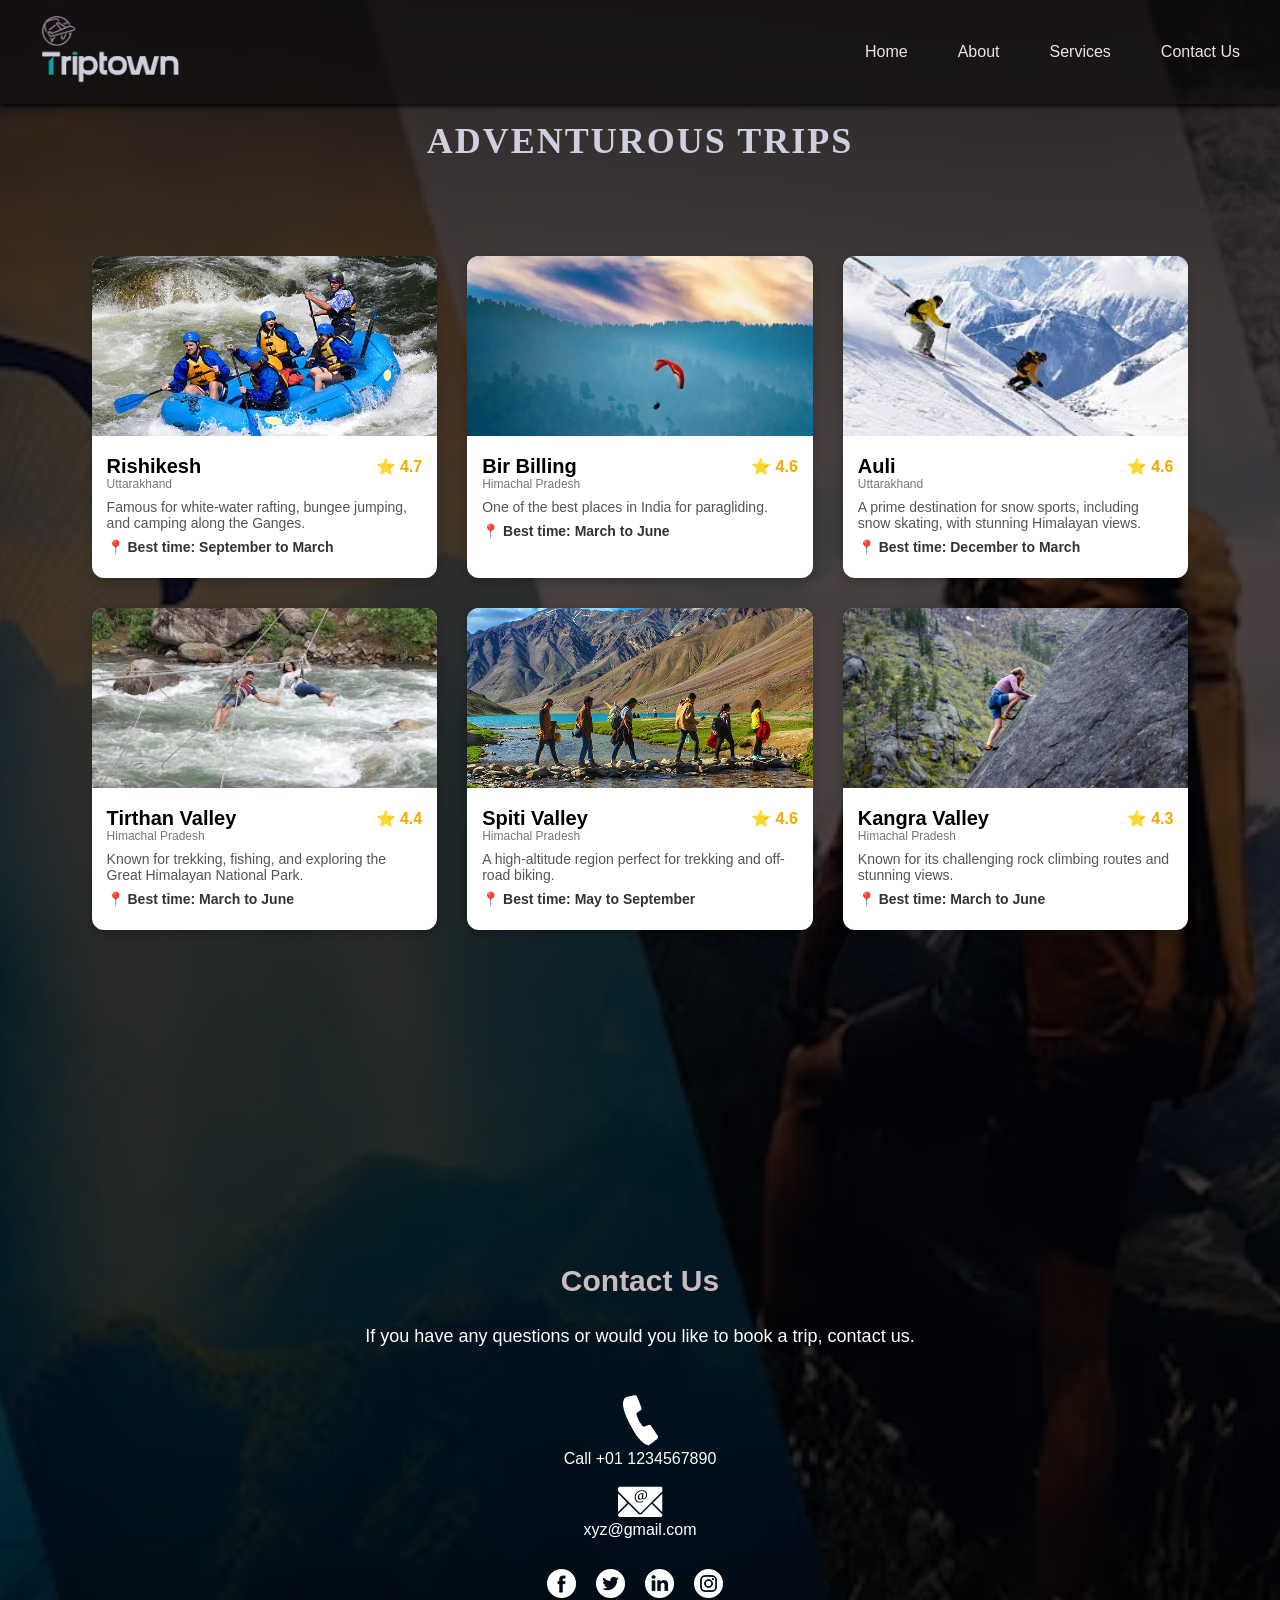
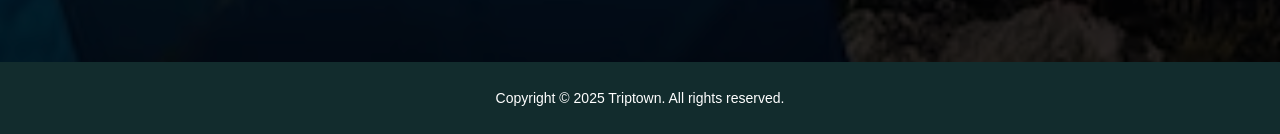
<file: themes/Adventure.html>
<!DOCTYPE html>
<html lang="en">
<head>
    <meta charset="UTF-8">
    <meta name="viewport" content="width=device-width, initial-scale=1.0">
    <title>Adventurous Destinations</title>
    <link rel="stylesheet" href="item.css">
</head>
<body style="background-image: url('images/adventuretrips.avif');">
    <header>
        <div class="header-container">
            <a href="#"><img src="images/logo2.png" alt="Triptown" class="logo"></a>
            <nav class="nav-menu">
                <ul id="menu-list">
                    <li><a href="../index.html">Home</a></li>
                    <li><a href="../index.html#aboutus">About</a></li>
                    <li><a href="../index.html#categories">Services</a></li>
                    <li><a href="#contact">Contact Us</a></li>
                </ul>
            </nav>
            <div class="menu-icon" onclick="toggleMenu()">☰</div>
        </div>
    </header>
    
    <div class="title">Adventurous Trips</div>

    <div class="container">
        <div class="card">
            <a href="https://youtu.be/sxGDwcyO9JY?si=oHu1lENmSpUA253_" target="_blank">
                <img src="images\rafting.webp" alt="Rishikesh">
            </a>
            <div class="content">
                <h2>Rishikesh <span class="rating">⭐ 4.7</span></h2>
                <span class="state">Uttarakhand </span>
                <p>Famous for white-water rafting, bungee jumping, and camping along the Ganges.</p>
                <p class="best-time">📍 Best time: September to March</p>
            </div>
        </div>

        <div class="card">
            <a href="https://youtu.be/DVyXCF3bMIs?si=UAgL_o6UCLFn-57_" target="_blank">
                <img src="images\bir.webp" alt="Bir Billing">
            </a>
            <div class="content">
                <h2>Bir Billing <span class="rating">⭐ 4.6</span></h2>
                <span class="state">Himachal Pradesh</span>
                <p>One of the best places in India for paragliding.</p>
                <p class="best-time">📍 Best time: March to June</p>
            </div>
        </div>

        <div class="card">
            <a href="https://youtu.be/nAb8E6FQTjc?si=_JYqtIzi5TJjPIHA" target="_blank">
                <img src="images\aulisnow.jpeg" alt="Auli">
            </a>
            <div class="content">
                <h2>Auli <span class="rating">⭐ 4.6</span></h2>
                <span class="state">Uttarakhand</span>
                <p>A prime destination for snow sports, including snow skating, with stunning Himalayan views.</p>
                <p class="best-time">📍 Best time: December to March</p>
            </div>
        </div>

        <div class="card">
            <a href="https://youtu.be/pkbwkyC_qA0?si=f3VlRQMxjxRxgBrm" target="_blank">
                <img src="images\tirthan2.jpeg" alt="Tirthan Valley">
            </a>
            <div class="content">
                <h2>Tirthan Valley<span class="rating">⭐ 4.4</span></h2>
                <span class="state">Himachal Pradesh </span>
                <p>Known for trekking, fishing, and exploring the Great Himalayan National Park.</p>
                <p class="best-time">📍 Best time: March to June</p>
            </div>
        </div>

        <div class="card">
            <a href="https://youtu.be/pR9Qx3Rt2Ds?si=Vc0cI7HQRt1mJrzY" target="_blank">
                <img src="images\spitivalley.jpg" alt="Spiti Valley">
            </a>
            <div class="content">
                <h2>Spiti Valley <span class="rating">⭐ 4.6</span></h2>
                <span class="state">Himachal Pradesh</span>
                <p>A high-altitude region perfect for trekking and off-road biking.</p>
                <p class="best-time">📍 Best time: May to September</p>
            </div>
        </div>
       
        <div class="card">
            <a href="https://youtu.be/9UDHNXULCMs?si=ABlmuMPyfD9-TrMy" target="_blank">
                <img src="images\kangravalley.jpeg" alt="Kangra Valley">
            </a>
            <div class="content">
                <h2>Kangra Valley <span class="rating">⭐ 4.3</span></h2>
                <span class="state">Himachal Pradesh</span>
                <p>Known for its challenging rock climbing routes and stunning views.</p>
                <p class="best-time">📍 Best time: March to June</p>
            </div>
        </div>
    </div>

    <section id="contact">
        <h1>Contact Us</h1>
        <p>If you have any questions or would you like to book a trip, contact us.</p>
        <div class="location_main">
            <div class="call_text"><img src="images/call-icon.png" alt="Call Icon"></div>
            <div class="call_text"><a href="#">Call +01 1234567890</a></div>
            <br>
            <div class="call_text"><img src="images/mail-icon.png" alt="Mail Icon"></div>
            <div class="call_text"><a href="mailto:xyz@gmail.com">xyz@gmail.com</a></div>
        </div>
    
        <div class="social_icon">
            <ul>
                <li><a href="https://www.facebook.com/" target="_blank"><img src="images/fb-icon.png"></a></li>
               <li><a href="https://x.com/" target="_blank"><img src="images/twitter-icon.png"></a></li>
               <li><a href="https://www.linkedin.com/" target="_blank"><img src="images/linkedin-icon.png"></a></li>
               <li><a href="https://www.instagram.com/" target="_blank"><img src="images/instagram-icon.png"></a></li>
            </ul>
        </div>
    </section>

    <div class="copyright_section">
        <p>Copyright © 2025 Triptown. All rights reserved.</p>
    </div>
    <script>
        function toggleMenu() {
            document.getElementById("menu-list").classList.toggle("show");
        }
    </script>
</body>
</html>
</file>
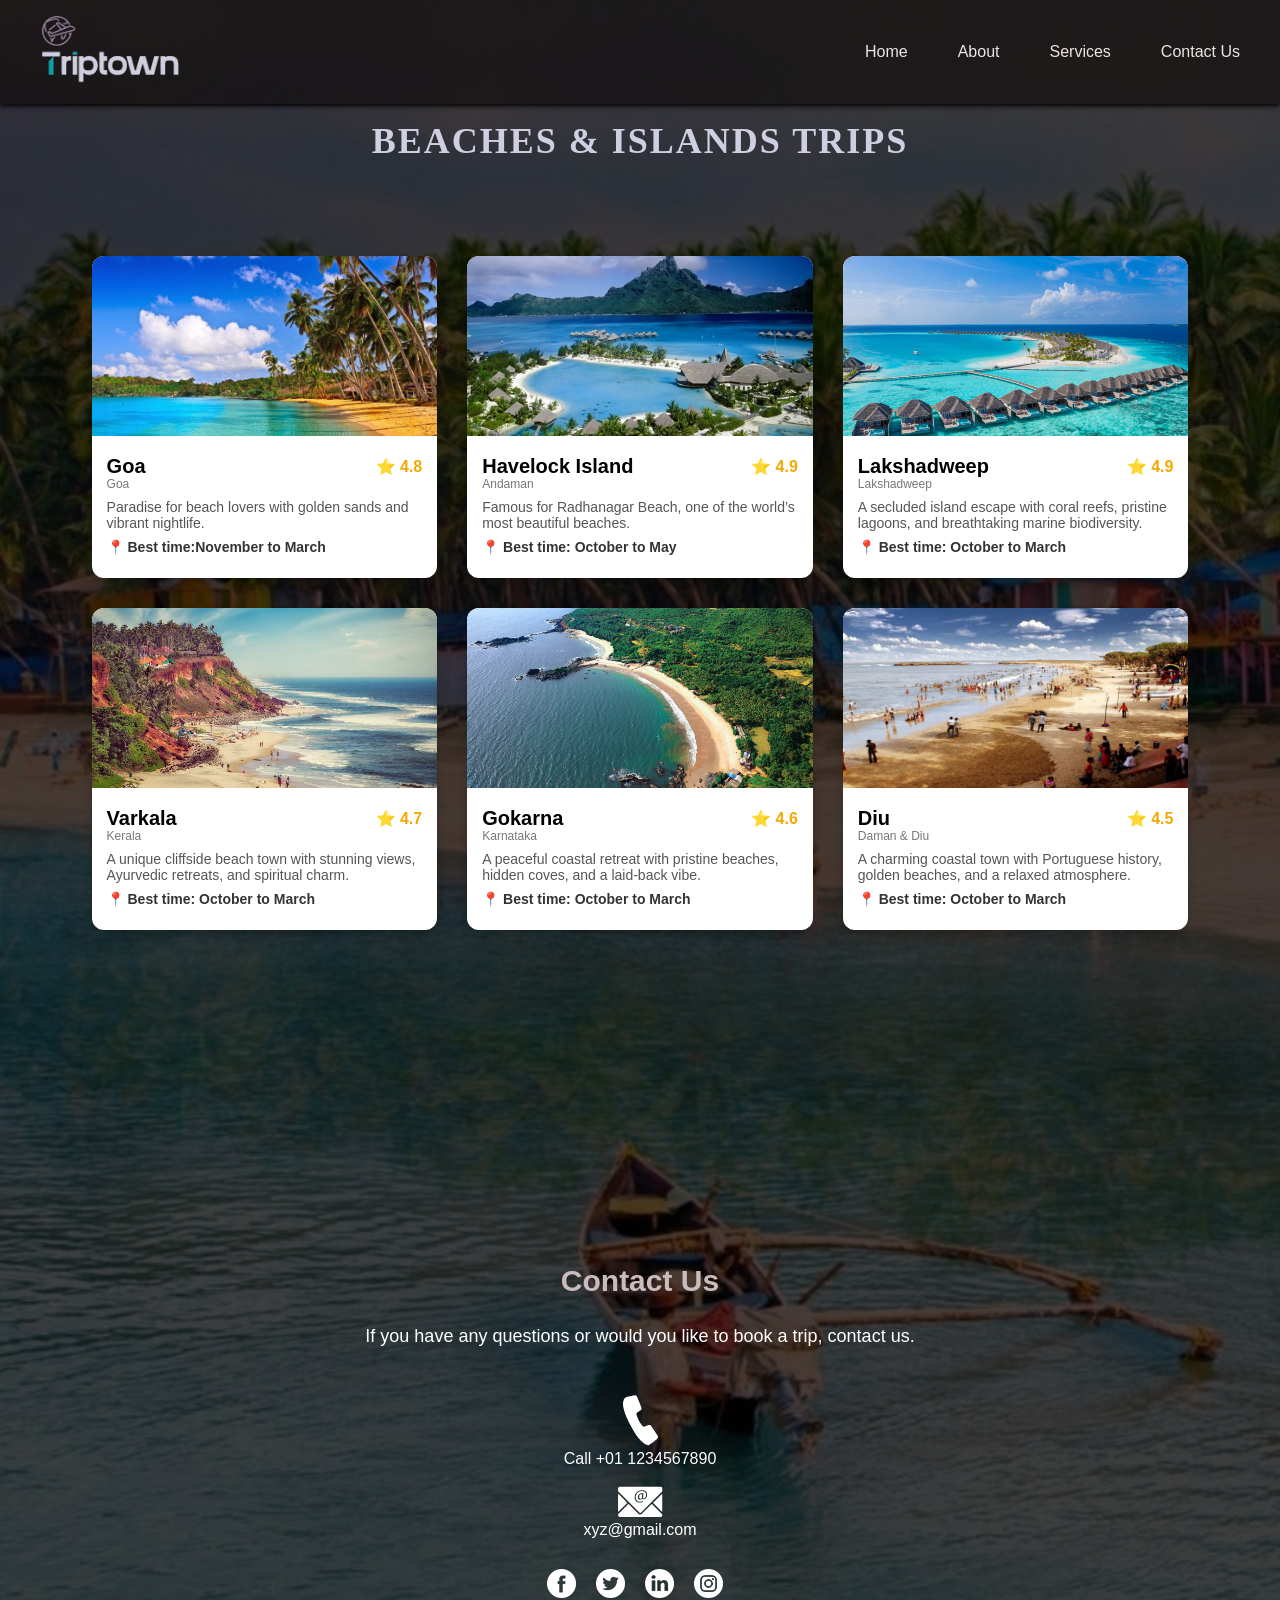
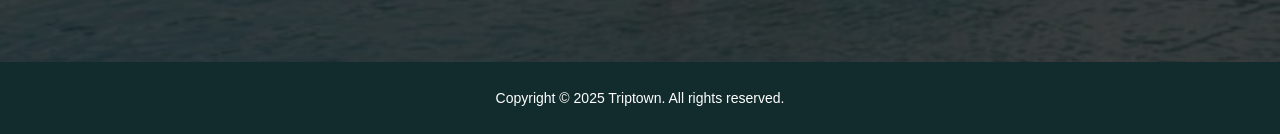
<file: themes/Beaches.html>
<!DOCTYPE html>
<html lang="en">
<head>
    <meta charset="UTF-8">
    <meta name="viewport" content="width=device-width, initial-scale=1.0">
    <title>Beaches & Islands</title>
    <link rel="stylesheet" href="item.css">
</head>
<body style="background-image: url('images/beachv.jpg');">
    <header>
        <div class="header-container">
            <a href="index.html"><img src="images/logo2.png" alt="Triptown" class="logo"></a>
            <nav class="nav-menu">
                <ul id="menu-list">
                    <li><a href="../index.html">Home</a></li>
                    <li><a href="../index.html#aboutus">About</a></li>
                    <li><a href="../index.html#categories">Services</a></li>
                    <li><a href="#contact">Contact Us</a></li>
                </ul>
            </nav>
            <div class="menu-icon" onclick="toggleMenu()">☰</div>
        </div>
    </header>
    
    
    <div class="title">Beaches & Islands Trips</div>

    <div class="container">
        <div class="card">
            <a href="https://youtu.be/82bPwndF-J0?si=xwCiSdIX_ES6j5Wk" target="_blank">
                <img src="images/goa.webp" alt="Goa">
            </a>
            <div class="content">
                <h2>Goa <span class="rating">⭐ 4.8</span></h2>
                <span class="state">Goa</span>
                <p>Paradise for beach lovers with golden sands and vibrant nightlife.</p>
                <p class="best-time">📍 Best time:November to March</p>
            </div>
        </div>

        <div class="card">
            <a href="https://youtu.be/y8kq9Sq-jtM?si=dDW01TlJ2g1B9Zu_" target="_blank">
                <img src="images/havelock.jpg" alt="Munnar">
            </a>
            <div class="content">
                <h2>Havelock Island <span class="rating">⭐ 4.9</span></h2>
                <span class="state">Andaman </span>
                <p>Famous for Radhanagar Beach, one of the world’s most beautiful beaches.</p>
                <p class="best-time">📍 Best time: October to May</p>
            </div>
        </div>

        <div class="card">
            <a href="https://youtu.be/4LS_lpquj-I?si=CeC-mqs104irRSdc" target="_blank">
                <img src="images/Lakshadweep.webp" alt="lakshadweep">
            </a>
            <div class="content">
                <h2>Lakshadweep  <span class="rating">⭐ 4.9</span></h2>
                <span class="state">Lakshadweep </span>
                <p>A secluded island escape with coral reefs, pristine lagoons, and breathtaking marine biodiversity.</p>
                <p class="best-time">📍 Best time: October to March</p>
            </div>
        </div>

        <div class="card">
            <a href="https://youtu.be/MU9WZ-V7vYs?si=BcuWTQkyqDIZnWdg" target="_blank">
                <img src="images/Varkala.jpeg" alt="Varkala">
            </a>
            <div class="content">
                <h2>Varkala <span class="rating">⭐ 4.7</span></h2>
                <span class="state">Kerala</span>
                <p>A unique cliffside beach town with stunning views, Ayurvedic retreats, and spiritual charm.</p>
                <p class="best-time">📍 Best time: October to March</p>
            </div>
        </div>
        <div class="card">
            <a href="https://youtu.be/H9zi3UDBUvI?si=_vGQUrIKwqhYLzpM" target="_blank">
                <img src="images/Gokarna.jpeg" alt="gokarna">
            </a>
            <div class="content">
                <h2>Gokarna <span class="rating">⭐ 4.6</span></h2>
                <span class="state">Karnataka </span>
                <p>A peaceful coastal retreat with pristine beaches, hidden coves, and a laid-back vibe.</p>
                <p class="best-time">📍 Best time: October to March</p>
            </div>
        </div>

        <div class="card">
            <a href="https://youtu.be/XsKcuG87qrk?si=YntoWlYj_qPSLoRf" target="_blank">
                <img src="images/diu.jpg" alt="diu">
            </a>
            <div class="content">
                <h2>Diu <span class="rating">⭐ 4.5</span></h2>
                <span class="state">Daman & Diu</span>
                <p>A charming coastal town with Portuguese history, golden beaches, and a relaxed atmosphere.</p>
                <p class="best-time">📍 Best time: October to March</p>
            </div>
        </div>
    </div>
    <section id="contact">
        <h1>Contact Us</h1>
        <p>If you have any questions or would you like to book a trip, contact us.</p>
        <div class="location_main">
            <div class="call_text"><img src="images/call-icon.png" alt="Call Icon"></div>
            <div class="call_text"><a href="#">Call +01 1234567890</a></div>
            <br>
            <div class="call_text"><img src="images/mail-icon.png" alt="Mail Icon"></div>
            <div class="call_text"><a href="mailto:xyz@gmail.com">xyz@gmail.com</a></div>
        </div>
    
        <div class="social_icon">
            <ul>
                <li><a href="https://www.facebook.com/" target="_blank"><img src="images/fb-icon.png"></a></li>
               <li><a href="https://x.com/" target="_blank"><img src="images/twitter-icon.png"></a></li>
               <li><a href="https://www.linkedin.com/" target="_blank"><img src="images/linkedin-icon.png"></a></li>
               <li><a href="https://www.instagram.com/" target="_blank"><img src="images/instagram-icon.png"></a></li>
            </ul>
        </div>
    </section>
    <div class="copyright_section">
        <p>Copyright © 2025 Triptown. All rights reserved.</p>
    </div>
    
    <script>
        function toggleMenu() {
            document.getElementById("menu-list").classList.toggle("show");
        }
    </script>
    
</body>
</html>
</file>
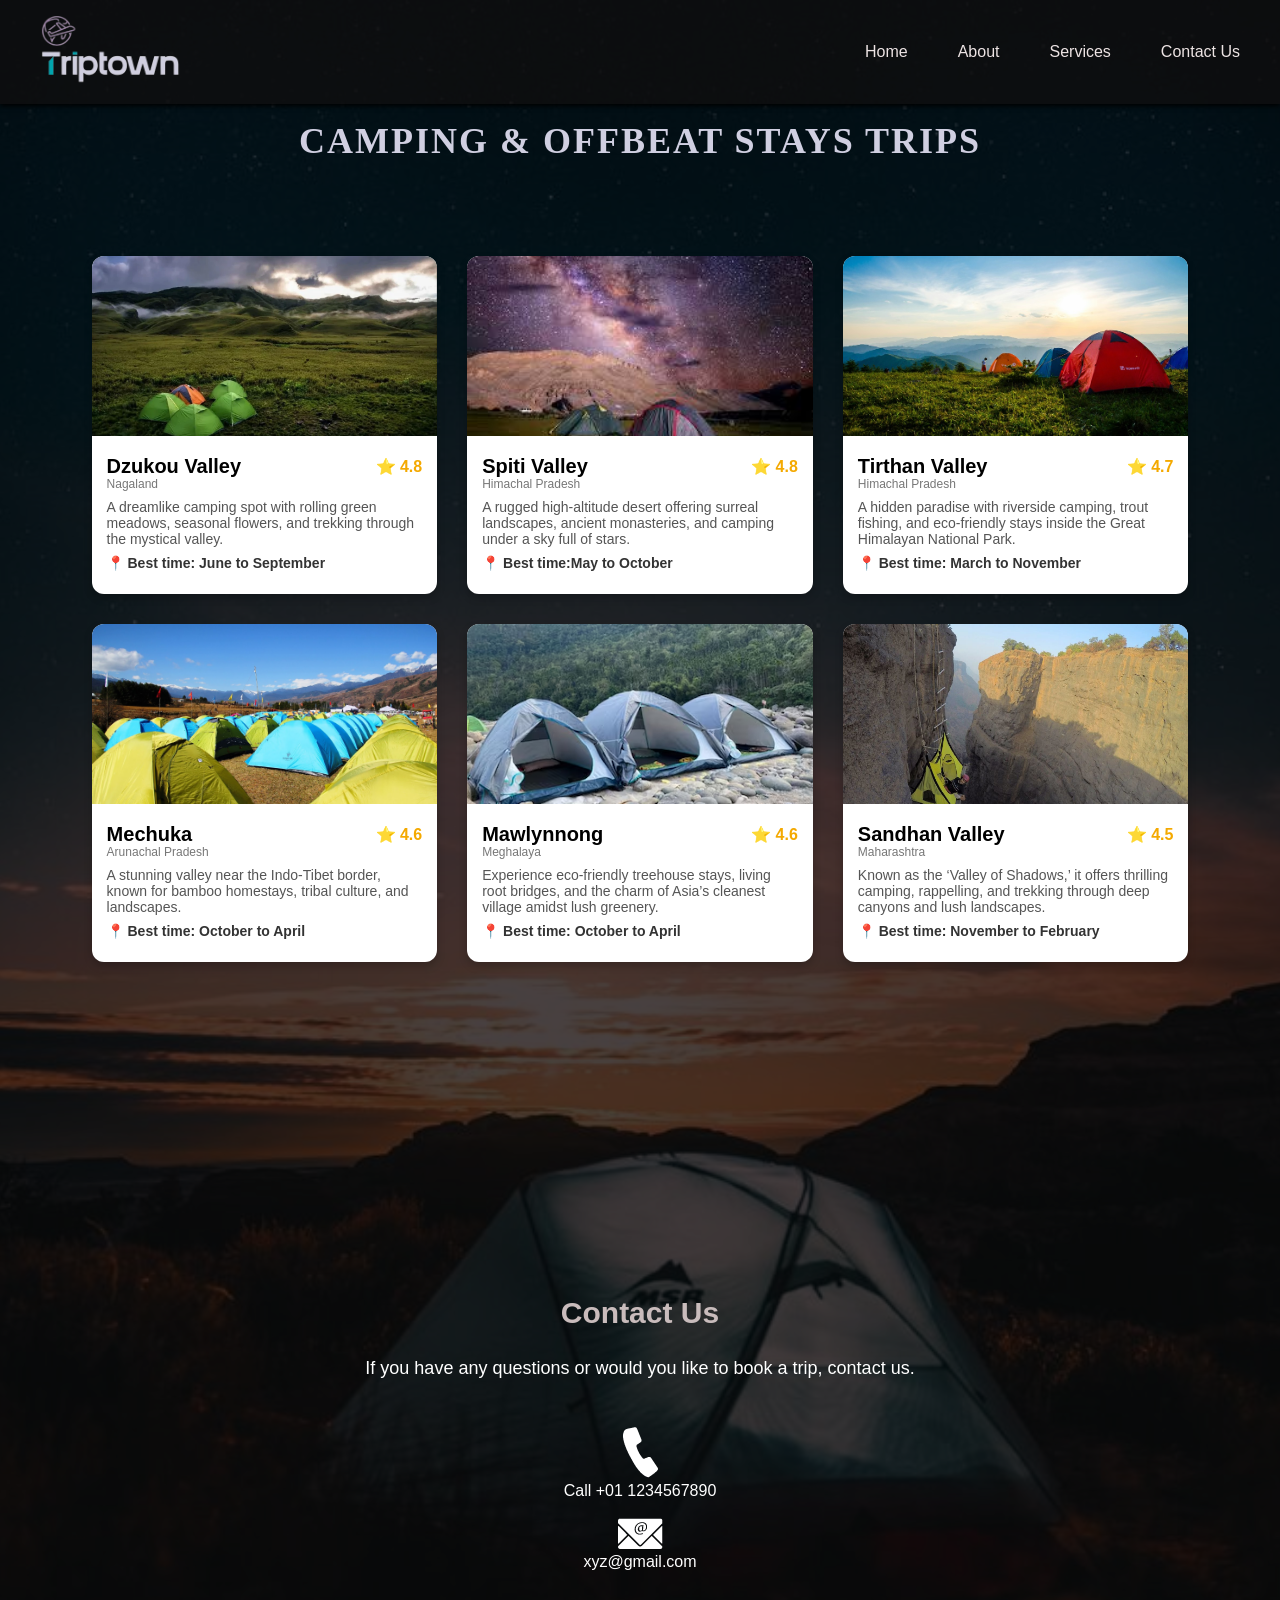
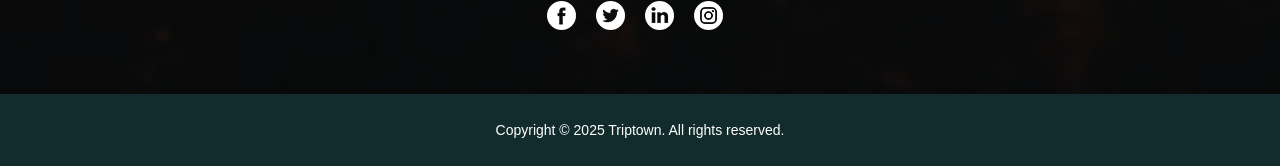
<file: themes/camp.html>
<!DOCTYPE html>
<html lang="en">
<head>
    <meta charset="UTF-8">
    <meta name="viewport" content="width=device-width, initial-scale=1.0">
    <title>Camping & Offbeat Stays</title>
    <link rel="stylesheet" href="item.css">
</head>
<body style="background-image: url('images/campport.jpg');">
    <header>
        <div class="header-container">
            <a href="index.html"><img src="images/logo2.png" alt="Triptown" class="logo"></a>
            <nav class="nav-menu">
                <ul id="menu-list">
                    <li><a href="../index.html">Home</a></li>
                    <li><a href="../index.html#aboutus">About</a></li>
                    <li><a href="../index.html#categories">Services</a></li>
                    <li><a href="#contact">Contact Us</a></li>
                </ul>
            </nav>
            <div class="menu-icon" onclick="toggleMenu()">☰</div>
        </div>
    </header>
    
    
    <div class="title">Camping & Offbeat Stays Trips</div>

    <div class="container">
        <div class="card">
            <a href="https://youtu.be/2WkTwPVdrM4?si=YhUkcId-48H7riRv" target="_blank">
                <img src="images/dzukuocamp.webp" alt="Dzukou">
            </a>
            <div class="content">
                <h2>Dzukou Valley <span class="rating">⭐ 4.8</span></h2>
                <span class="state">Nagaland </span>
                <p>A dreamlike camping spot with rolling green meadows, seasonal flowers, and trekking through the mystical valley.</p>
                <p class="best-time">📍 Best time: June to September</p>
            </div>
        </div>
        <div class="card">
            <a href="https://youtu.be/pR4-wT0dsHk?si=TgVTZMZNqEus3_ae" target="_blank">
                <img src="images/spiticamp.jpeg" alt="Spiti">
            </a>
            <div class="content">
                <h2>Spiti Valley <span class="rating">⭐ 4.8</span></h2>
                <span class="state">Himachal Pradesh</span>
                <p>A rugged high-altitude desert offering surreal landscapes, ancient monasteries, and camping under a sky full of stars.        </p>
                <p class="best-time">📍 Best time:May to October</p>
            </div>
        </div>

        <div class="card">
            <a href="https://youtu.be/pkbwkyC_qA0?si=nbcWGX-azVfnkbF1" target="_blank">
                <img src="images/tirthancamp.jpg" alt="Tirthan">
            </a>
            <div class="content">
                <h2>Tirthan Valley <span class="rating">⭐ 4.7</span></h2>
                <span class="state">Himachal Pradesh</span>
                <p>A hidden paradise with riverside camping, trout fishing, and eco-friendly stays inside the Great Himalayan National Park.
                </p>
                <p class="best-time">📍 Best time: March to November</p>
            </div>
        </div>

        <div class="card">
            <a href="https://youtu.be/9wVoJu9PrpQ?si=jGbj3yRBVUl6cT-_" target="_blank">
                <img src="images/Mechukacamp.JPG" alt="Mechuka">
            </a>
            <div class="content">
                <h2>Mechuka  <span class="rating">⭐ 4.6</span></h2>
                <span class="state">Arunachal Pradesh </span>
                <p>A stunning valley near the Indo-Tibet border, known for bamboo homestays, tribal culture, and landscapes.</p>
                <p class="best-time">📍 Best time: October to April</p>
            </div>
        </div>

        
        <div class="card">
            <a href="https://youtu.be/uDEbd8129OM?si=7o_yyH1fE4Gtra9C" target="_blank">
                <img src="images/Mawlynnong.avif" alt="Mawlynnong">
            </a>
            <div class="content">
                <h2>Mawlynnong <span class="rating">⭐ 4.6</span></h2>
                <span class="state">Meghalaya  </span>
                <p> Experience eco-friendly treehouse stays, living root bridges, and the charm of Asia’s cleanest village amidst lush greenery.</p>
                <p class="best-time">📍 Best time: October to April</p>
            </div>
        </div>

        <div class="card">
            <a href="https://youtu.be/U-jsaJI_G9M?si=EliVurUpDx97RwpQ" target="_blank">
                <img src="images/Sandhan Valley.jpeg" alt="Sandhan">
            </a>
            <div class="content">
                <h2>Sandhan Valley <span class="rating">⭐ 4.5</span></h2>
                <span class="state">Maharashtra </span>
                <p>Known as the ‘Valley of Shadows,’ it offers thrilling camping, rappelling, and trekking through deep canyons and lush landscapes.</p>
                <p class="best-time">📍 Best time: November to February</p>
            </div>
        </div>
    </div>
    <section id="contact">
        <h1>Contact Us</h1>
        <p>If you have any questions or would you like to book a trip, contact us.</p>
        <div class="location_main">
            <div class="call_text"><img src="images/call-icon.png" alt="Call Icon"></div>
            <div class="call_text"><a href="#">Call +01 1234567890</a></div>
            <br>
            <div class="call_text"><img src="images/mail-icon.png" alt="Mail Icon"></div>
            <div class="call_text"><a href="mailto:xyz@gmail.com">xyz@gmail.com</a></div>
        </div>
    
        <div class="social_icon">
            <ul>
                <li><a href="https://www.facebook.com/" target="_blank"><img src="images/fb-icon.png"></a></li>
               <li><a href="https://x.com/" target="_blank"><img src="images/twitter-icon.png"></a></li>
               <li><a href="https://www.linkedin.com/" target="_blank"><img src="images/linkedin-icon.png"></a></li>
               <li><a href="https://www.instagram.com/" target="_blank"><img src="images/instagram-icon.png"></a></li>
            </ul>
        </div>
    </section>
    <div class="copyright_section">
        <p>Copyright © 2025 Triptown. All rights reserved.</p>
    </div>
    
    <script>
        function toggleMenu() {
            document.getElementById("menu-list").classList.toggle("show");
        }
    </script>
    
</body>
</html>
</file>
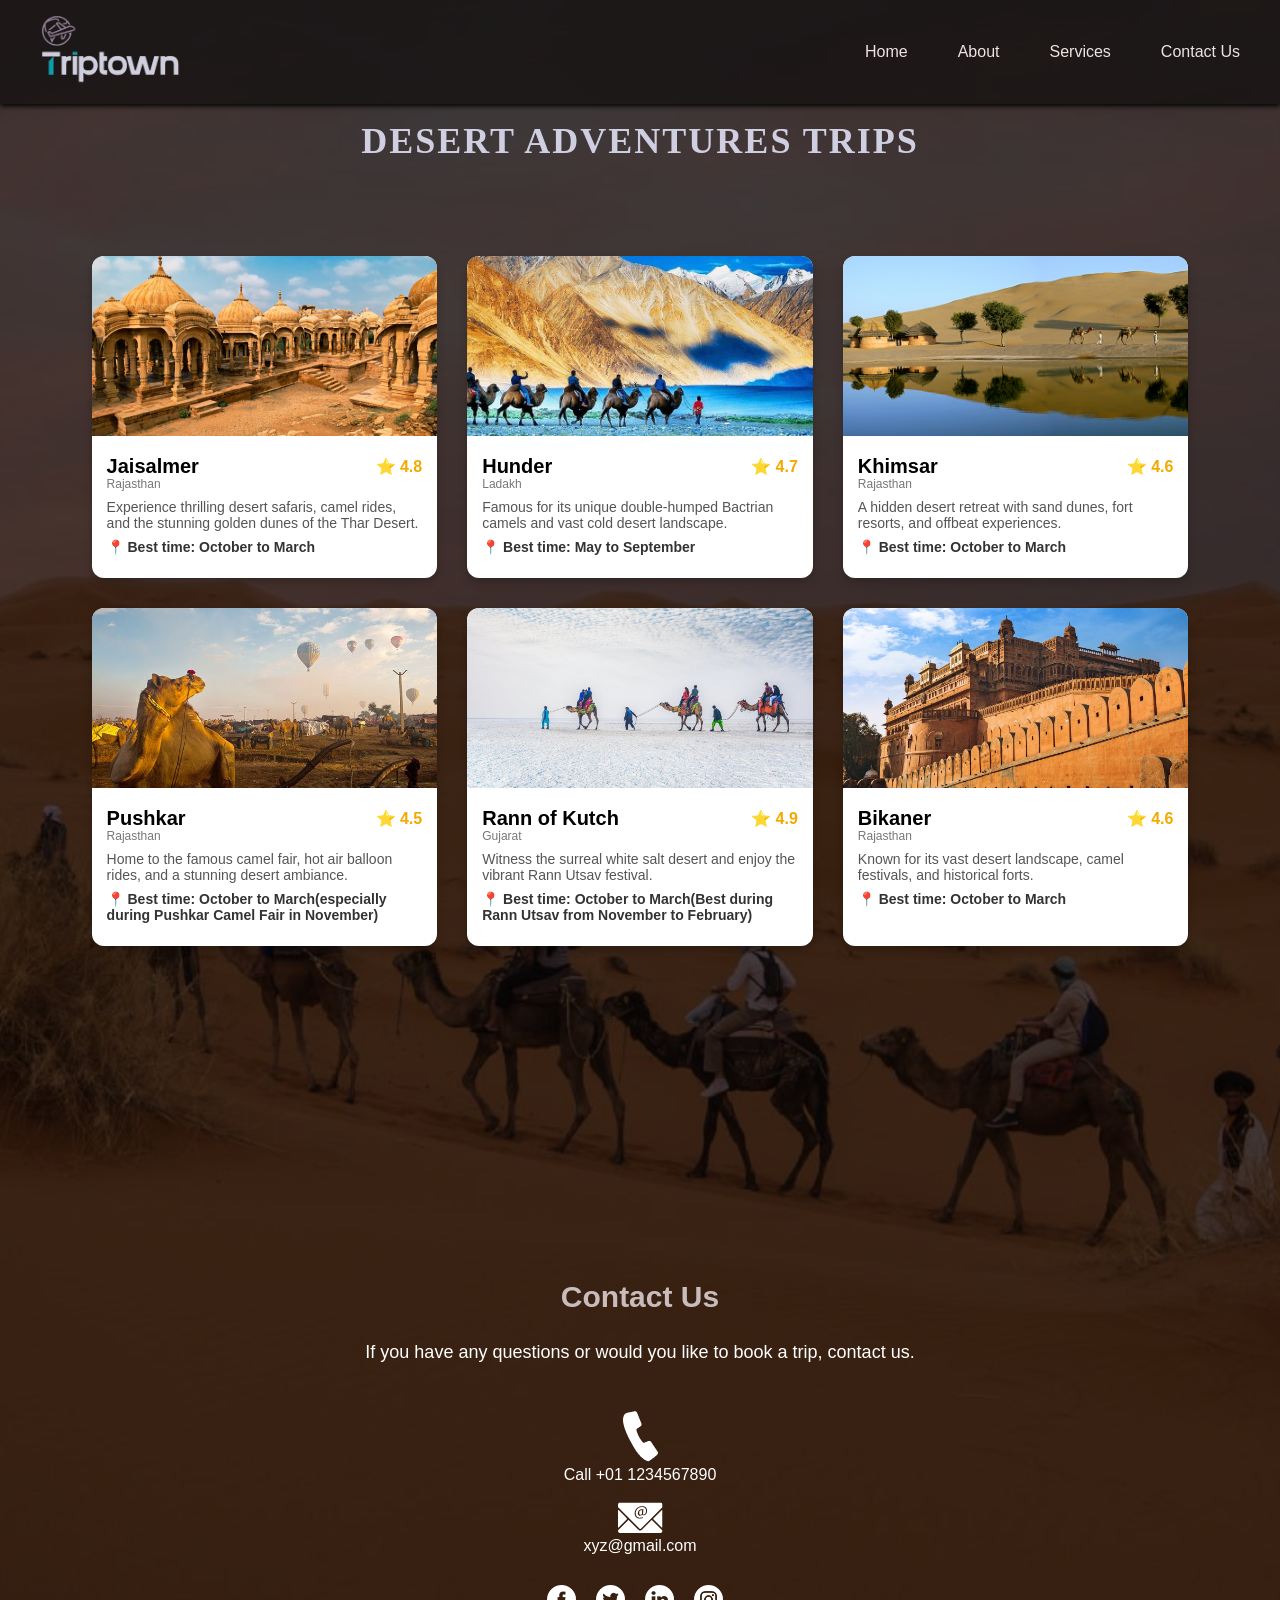
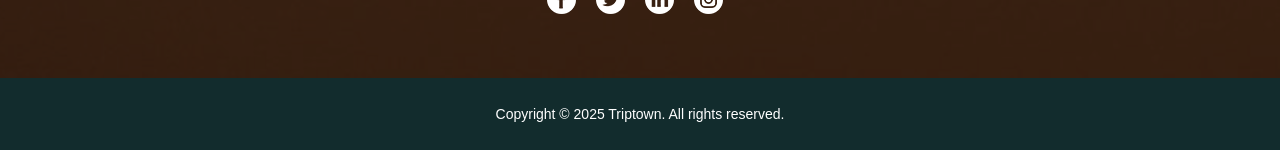
<file: themes/desert.html>
<!DOCTYPE html>
<html lang="en">
<head>
    <meta charset="UTF-8">
    <meta name="viewport" content="width=device-width, initial-scale=1.0">
    <title>Desert Adventures</title>
    <link rel="stylesheet" href="item.css">
</head>
<body style="background-image: url('images/desert.jpg');">
    <header>
        <div class="header-container">
            <a href="index.html"><img src="images/logo2.png" alt="Triptown" class="logo"></a>
            <nav class="nav-menu">
                <ul id="menu-list">
                    <li><a href="../index.html">Home</a></li>
                    <li><a href="../index.html#aboutus">About</a></li>
                    <li><a href="../index.html#categories">Services</a></li>
                    <li><a href="#contact">Contact Us</a></li>
                </ul>
            </nav>
            <div class="menu-icon" onclick="toggleMenu()">☰</div>
        </div>
    </header>
    
    
    <div class="title">Desert Adventures Trips</div>

    <div class="container">
        <div class="card">
            <a href="https://youtu.be/vFapg7KmvKw?si=N_taou-W_doxafr5" target="_blank">
                <img src="images/Jaisalmer.avif" alt="Jaisalmer">
            </a>
            <div class="content">
                <h2>Jaisalmer <span class="rating">⭐ 4.8</span></h2>
                <span class="state">Rajasthan </span>
                <p>Experience thrilling desert safaris, camel rides, and the stunning golden dunes of the Thar Desert.</p>
                <p class="best-time">📍 Best time: October to March</p>
            </div>
        </div>

        <div class="card">
            <a href="https://youtu.be/unHSeTcegrI?si=DfYzDFTtaU3E4y5x" target="_blank">
                <img src="images/Hunder.jpg" alt="hunder">
            </a>
            <div class="content">
                <h2>Hunder <span class="rating">⭐ 4.7</span></h2>
                <span class="state">Ladakh</span>
                <p>Famous for its unique double-humped Bactrian camels and vast cold desert landscape.</p>
                <p class="best-time">📍 Best time: May to September</p>
            </div>
        </div>

        <div class="card">
            <a href="https://youtu.be/o4f0eEsATmk?si=thC4XfDVG5LFBQee" target="_blank">
                <img src="images/Khimsar.jpg" alt="Khimsar">
            </a>
            <div class="content">
                <h2>Khimsar <span class="rating">⭐ 4.6</span></h2>
                <span class="state">Rajasthan </span>
                <p>A hidden desert retreat with sand dunes, fort resorts, and offbeat experiences.</p>
                <p class="best-time">📍 Best time: October to March</p>
            </div>
        </div>

        <div class="card">
            <a href="https://youtu.be/Ithf0-JUBpA?si=3i_4rpKhMzxkNCFO" target="_blank">
                <img src="images/Pushkar.jpg" alt="pushkar">
            </a>
            <div class="content">
                <h2>Pushkar <span class="rating">⭐ 4.5</span></h2>
                <span class="state">Rajasthan </span>
                <p>Home to the famous camel fair, hot air balloon rides, and a stunning desert ambiance.</p>
                <p class="best-time">📍 Best time: October to March(especially during Pushkar Camel Fair in November)</p>
            </div>
        </div>

        <div class="card">
            <a href="https://youtu.be/Ks67dt8Ub98?si=B97-qSWPzDOCU3rE" target="_blank">
                <img src="images/Rann of Kutch.jpg" alt="Manali">
            </a>
            <div class="content">
                <h2>Rann of Kutch <span class="rating">⭐ 4.9</span></h2>
                <span class="state">Gujarat</span>
                <p>Witness the surreal white salt desert and enjoy the vibrant Rann Utsav festival.</p>
                <p class="best-time">📍 Best time: October to March(Best during Rann Utsav from November to February)</p>
            </div>
        </div>

        <div class="card">
            <a href="https://youtu.be/_3zjMTRdSsc?si=mrQhmcY7TtRPBpNy" target="_blank">
                <img src="images/Bikaner.jpeg" alt="Ooty">
            </a>
            <div class="content">
                <h2>Bikaner <span class="rating">⭐ 4.6</span></h2>
                <span class="state">Rajasthan</span>
                <p>Known for its vast desert landscape, camel festivals, and historical forts.</p>
                <p class="best-time">📍 Best time: October to March</p>
            </div>
        </div>
    </div>
    <section id="contact">
        <h1>Contact Us</h1>
        <p>If you have any questions or would you like to book a trip, contact us.</p>
        <div class="location_main">
            <div class="call_text"><img src="images/call-icon.png" alt="Call Icon"></div>
            <div class="call_text"><a href="#">Call +01 1234567890</a></div>
            <br>
            <div class="call_text"><img src="images/mail-icon.png" alt="Mail Icon"></div>
            <div class="call_text"><a href="mailto:xyz@gmail.com">xyz@gmail.com</a></div>
        </div>
    
        <div class="social_icon">
            <ul>
                <li><a href="https://www.facebook.com/" target="_blank"><img src="images/fb-icon.png"></a></li>
               <li><a href="https://x.com/" target="_blank"><img src="images/twitter-icon.png"></a></li>
               <li><a href="https://www.linkedin.com/" target="_blank"><img src="images/linkedin-icon.png"></a></li>
               <li><a href="https://www.instagram.com/" target="_blank"><img src="images/instagram-icon.png"></a></li>
            </ul>
        </div>
    </section>
    <div class="copyright_section">
        <p>Copyright © 2025 Triptown. All rights reserved.</p>
    </div>
    
    <script>
        function toggleMenu() {
            document.getElementById("menu-list").classList.toggle("show");
        }
    </script>
    
</body>
</html>
</file>
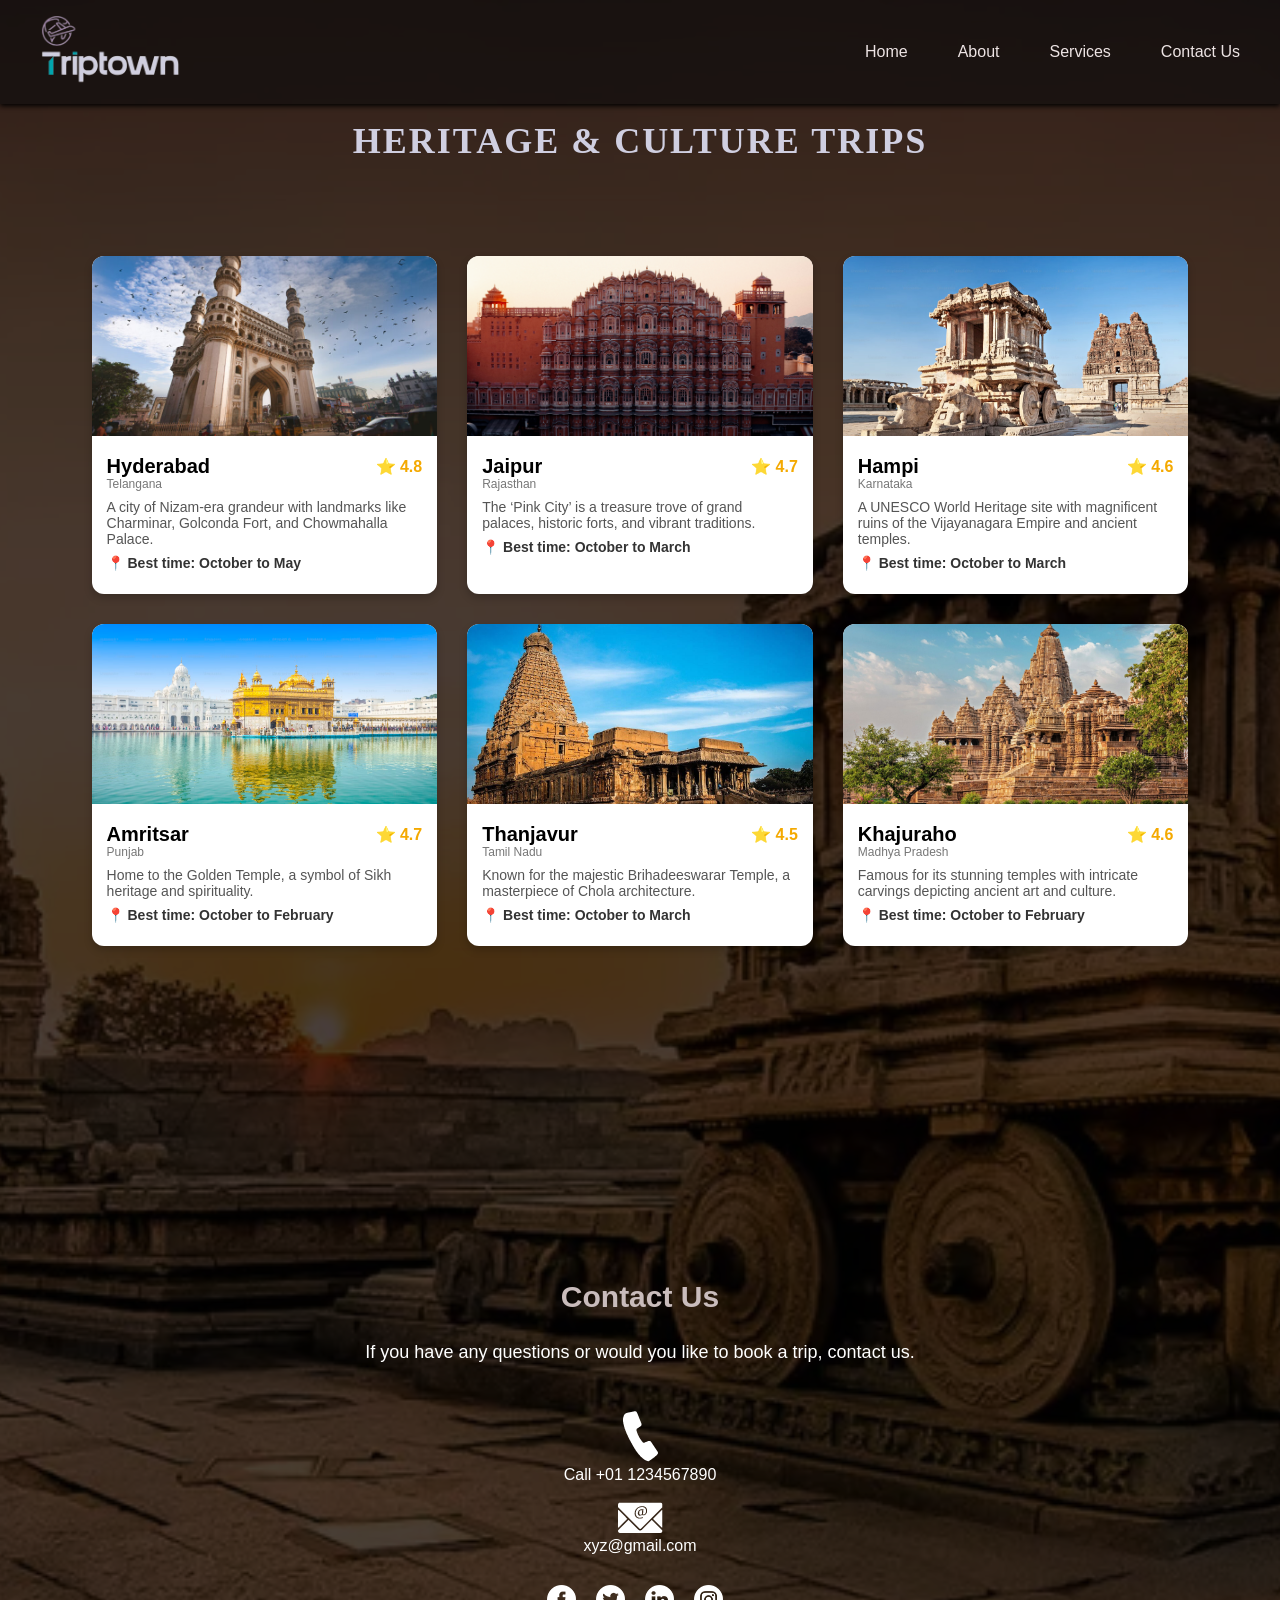
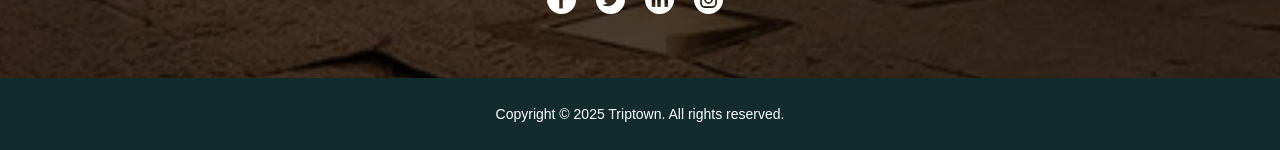
<file: themes/heritage.html>
<!DOCTYPE html>
<html lang="en">
<head>
    <meta charset="UTF-8">
    <meta name="viewport" content="width=device-width, initial-scale=1.0">
    <title>Heritage & Culture</title>
    <link rel="stylesheet" href="item.css">
</head>
<body style="background-image: url('images/heritages.webp');">
    <header>
        <div class="header-container">
            <a href="index.html"><img src="images/logo2.png" alt="Triptown" class="logo"></a>
            <nav class="nav-menu">
                <ul id="menu-list">
                    <li><a href="../index.html">Home</a></li>
                    <li><a href="../index.html#aboutus">About</a></li>
                    <li><a href="../index.html#categories">Services</a></li>
                    <li><a href="#contact">Contact Us</a></li>
                </ul>
            </nav>
            <div class="menu-icon" onclick="toggleMenu()">☰</div>
        </div>
    </header>
    
    
    <div class="title">Heritage & Culture Trips</div>

    <div class="container">
        <div class="card">
            <a href="https://youtu.be/YMAgOH6nkWw?si=65lyd0Ael0oQZc0w" target="_blank">
                <img src="images/charminar.jpg" alt="hyderabad">
            </a>
            <div class="content">
                <h2>Hyderabad <span class="rating">⭐ 4.8</span></h2>
                <span class="state">Telangana</span>
                <p>A city of Nizam-era grandeur with landmarks like Charminar, Golconda Fort, and Chowmahalla Palace.</p>
                <p class="best-time">📍 Best time: October to May</p>
            </div>
        </div>

        <div class="card">
            <a href="https://youtu.be/rdKpptxCCYw?si=ByFjsa9K-sNL70vf" target="_blank">
                <img src="images/jaipur.jpg" alt="Ladakh">
            </a>
            <div class="content">
                <h2>Jaipur<span class="rating">⭐ 4.7</span></h2>
                <span class="state">Rajasthan</span>
                <p>The ‘Pink City’ is a treasure trove of grand palaces, historic forts, and vibrant traditions.</p>
                <p class="best-time">📍 Best time: October to March</p>
            </div>
        </div>

        <div class="card">
            <a href="https://youtu.be/BqzjVRF9ARU?si=hJAEtvvyoF2jW0er" target="_blank">
                <img src="images/hampi.avif" alt="Shimla">
            </a>
            <div class="content">
                <h2>Hampi <span class="rating">⭐ 4.6</span></h2>
                <span class="state">Karnataka </span>
                <p>A UNESCO World Heritage site with magnificent ruins of the Vijayanagara Empire and ancient temples.</p>
                <p class="best-time">📍 Best time: October to March</p>
            </div>
        </div>

        <div class="card">
            <a href="https://youtu.be/m701WKQMeYQ?si=ib7j2epshZK4csOO" target="_blank">
                <img src="images/amristar.avif" alt="Goa">
            </a>
            <div class="content">
                <h2>Amritsar <span class="rating">⭐ 4.7</span></h2>
                <span class="state">Punjab </span>
                <p>Home to the Golden Temple, a symbol of Sikh heritage and spirituality.</p>
                <p class="best-time">📍 Best time: October to February</p>
            </div>
        </div>

        <div class="card">
            <a href="https://youtu.be/rsO02euyRs4?si=y2iwTItU7f09HURH" target="_blank">
                <img src="images/thanjavur.jpg" alt="Manali">
            </a>
            <div class="content">
                <h2>Thanjavur <span class="rating">⭐ 4.5</span></h2>
                <span class="state">Tamil Nadu</span>
                <p>Known for the majestic Brihadeeswarar Temple, a masterpiece of Chola architecture.</p>
                <p class="best-time">📍 Best time: October to March</p>
            </div>
        </div>

        <div class="card">
            <a href="https://youtu.be/elISNX_0Gjk?si=YkhAFKYzn7itFnu_" target="_blank">
                <img src="images/khajuraho.jpg" alt="Ooty">
            </a>
            <div class="content">
                <h2>Khajuraho <span class="rating">⭐ 4.6</span></h2>
                <span class="state">Madhya Pradesh</span>
                <p>Famous for its stunning temples with intricate carvings depicting ancient art and culture.</p>
                <p class="best-time">📍 Best time: October to February</p>
            </div>
        </div>
    </div>
    <section id="contact">
        <h1>Contact Us</h1>
        <p>If you have any questions or would you like to book a trip, contact us.</p>
        <div class="location_main">
            <div class="call_text"><img src="images/call-icon.png" alt="Call Icon"></div>
            <div class="call_text"><a href="#">Call +01 1234567890</a></div>
            <br>
            <div class="call_text"><img src="images/mail-icon.png" alt="Mail Icon"></div>
            <div class="call_text"><a href="mailto:xyz@gmail.com">xyz@gmail.com</a></div>
        </div>
    
        <div class="social_icon">
            <ul>
                <li><a href="https://www.facebook.com/" target="_blank"><img src="images/fb-icon.png"></a></li>
               <li><a href="https://x.com/" target="_blank"><img src="images/twitter-icon.png"></a></li>
               <li><a href="https://www.linkedin.com/" target="_blank"><img src="images/linkedin-icon.png"></a></li>
               <li><a href="https://www.instagram.com/" target="_blank"><img src="images/instagram-icon.png"></a></li>
            </ul>
        </div>
    </section>
    <div class="copyright_section">
        <p>Copyright © 2025 Triptown. All rights reserved.</p>
    </div>
    
    <script>
        function toggleMenu() {
            document.getElementById("menu-list").classList.toggle("show");
        }
    </script>
    
</body>
</html>
</file>
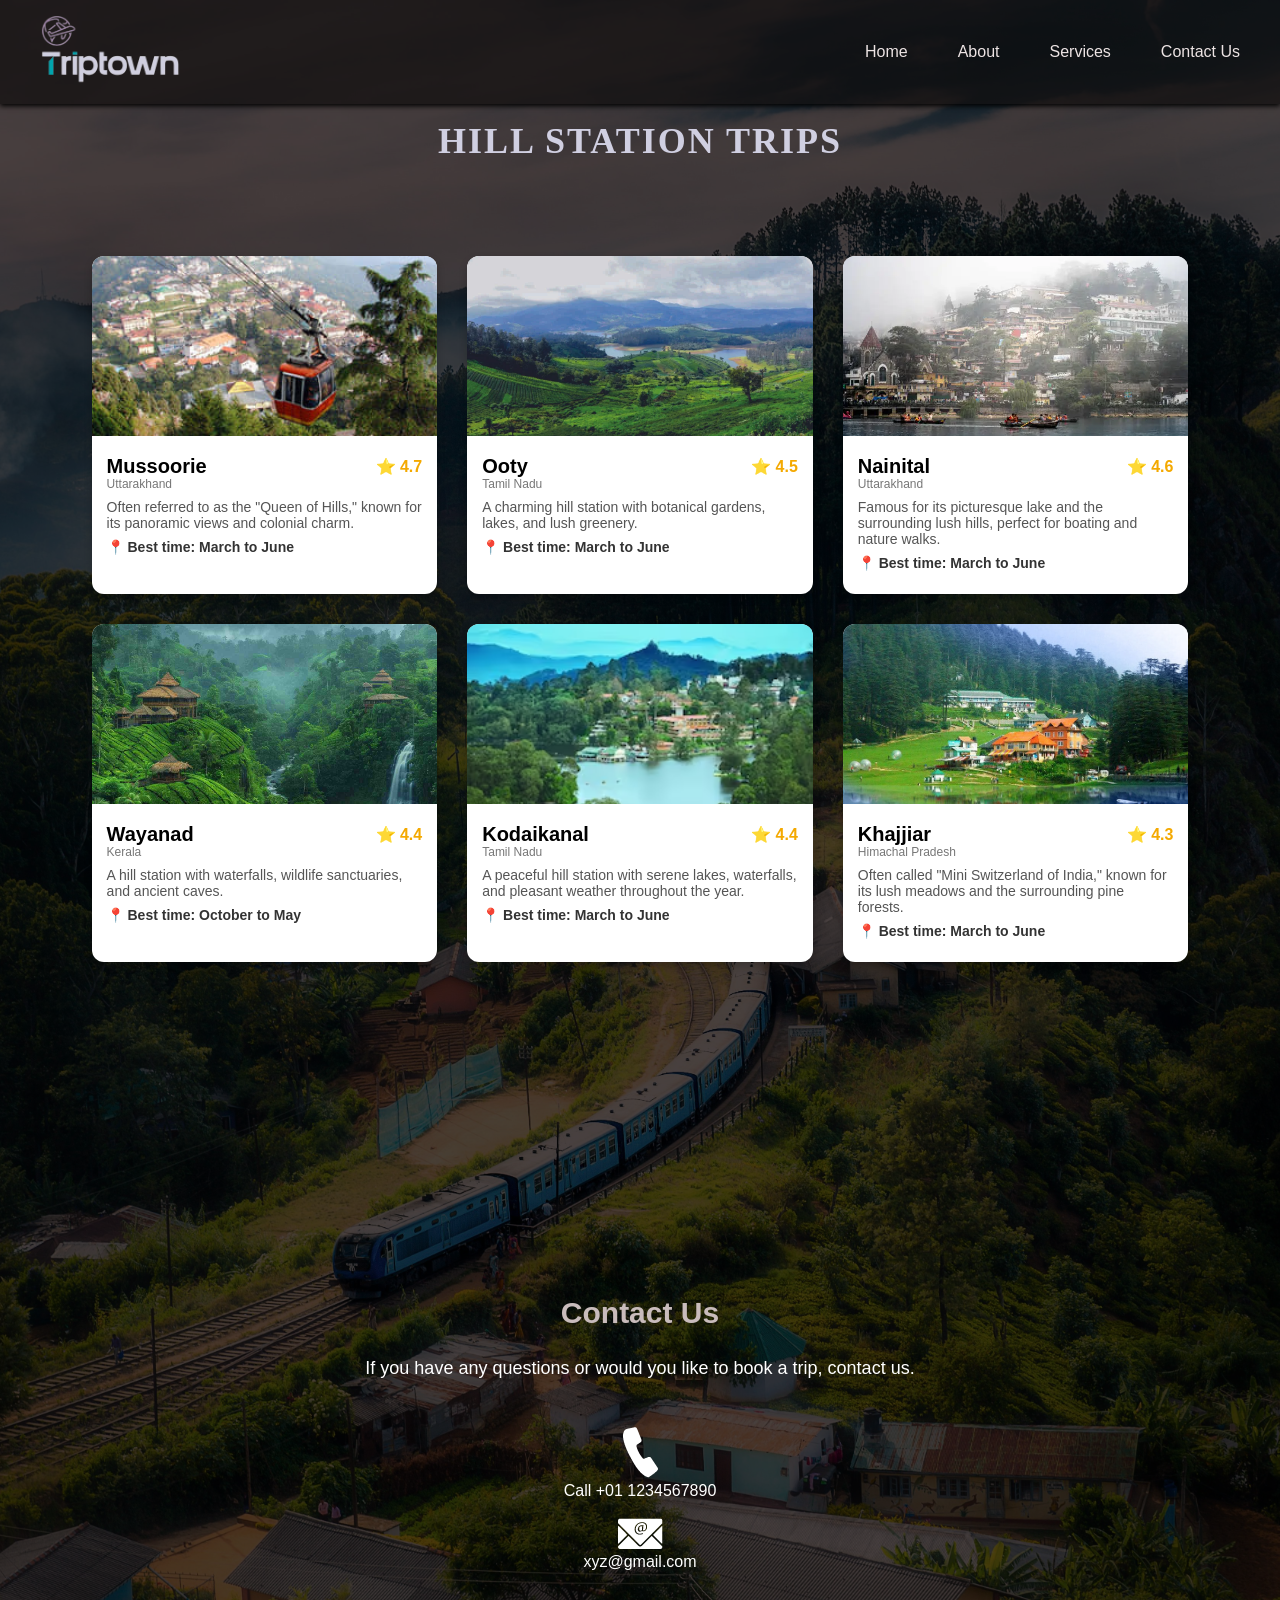
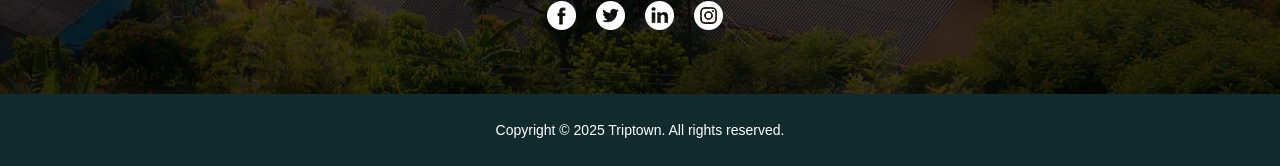
<file: themes/hillstation.html>
<!DOCTYPE html>
<html lang="en">
<head>
    <meta charset="UTF-8">
    <meta name="viewport" content="width=device-width, initial-scale=1.0">
    <title>hillstation Destinations</title>
    <link rel="stylesheet" href="item.css">
</head>
<body style="background-image: url('images/hillstation.jpg');">
    <header>
        <div class="header-container">
            <a href="#"><img src="images/logo2.png" alt="Triptown" class="logo"></a>
            <nav class="nav-menu">
                <ul id="menu-list">
                    <li><a href="../index.html">Home</a></li>
                    <li><a href="../index.html#aboutus">About</a></li>
                    <li><a href="../index.html#categories">Services</a></li>
                    <li><a href="#contact">Contact Us</a></li>
                </ul>
            </nav>
            <div class="menu-icon" onclick="toggleMenu()">☰</div>
        </div>
    </header>
    
    <div class="title">Hill Station Trips</div>

    <div class="container">
        <div class="card">
            <a href="https://youtu.be/QjJA3AEswhk?si=PBmSv_ZaHuyjYhVV" target="_blank">
                <img src="images\mussoorie.jpg" alt="mussoorie">
            </a>
            <div class="content">
                <h2>Mussoorie <span class="rating">⭐ 4.7</span></h2>
                <span class="state">Uttarakhand</span>
                <p>Often referred to as the "Queen of Hills," known for its panoramic views and colonial charm.</p>
                <p class="best-time">📍 Best time: March to June</p>
            </div>
        </div>
        <div class="card">
            <a href="https://youtu.be/-jwnly4NOq0?si=mJuPAEbDjjr50E7N" target="_blank">
                <img src="images\Ootyhill.webp" alt="Kangra Valley">
            </a>
            <div class="content">
                <h2>Ooty<span class="rating">⭐ 4.5</span></h2>
                <span class="state">Tamil Nadu</span>
                <p>A charming hill station with botanical gardens, lakes, and lush greenery.</p>
                <p class="best-time">📍 Best time: March to June</p>
            </div>
        </div>
        <div class="card">
            <a href="https://youtu.be/joyX1OsTs20?si=uE7rZ1dPmVIUU6uf" target="_blank">
                <img src="images\nainital.webp" alt="Spiti Valley">
            </a>
            <div class="content">
                <h2>Nainital<span class="rating">⭐ 4.6</span></h2>
                <span class="state">Uttarakhand </span>
                <p>Famous for its picturesque lake and the surrounding lush hills, perfect for boating and nature walks.</p>
                <p class="best-time">📍 Best time: March to June</p>
            </div>
        </div>
        

        <div class="card">
            <a href="https://youtu.be/l4TelPR_Mzg?si=wZqs59PgmB63aydW" target="_blank">
                <img src="images\Wayanad.jpg" alt="Wayanad">
            </a>
            <div class="content">
                <h2>Wayanad <span class="rating">⭐ 4.4</span></h2>
                <span class="state">Kerala </span>
                <p>A hill station with waterfalls, wildlife sanctuaries, and ancient caves.</p>
                <p class="best-time">📍 Best time: October to May</p>
            </div>
        </div>

        

        <div class="card">
            <a href="https://youtu.be/nH8iRS2DVdg?si=jcUp0pCSr1_qeqBL" target="_blank">
                <img src="images\kodaikanal.avif" alt="Tirthan Valley">
            </a>
            <div class="content">
                <h2>Kodaikanal<span class="rating">⭐ 4.4</span></h2>
                <span class="state">Tamil Nadu </span>
                <p>A peaceful hill station with serene lakes, waterfalls, and pleasant weather throughout the year.</p>
                <p class="best-time">📍 Best time: March to June</p>
            </div>
        </div>
        <div class="card">
            <a href="https://youtu.be/FcTa3jk6LTs?si=dy1amuiO0Rqc2BsZ" target="_blank">
                <img src="images\Khajjiar.jpg" alt="Khajjiar">
            </a>
            <div class="content">
                <h2>Khajjiar <span class="rating">⭐ 4.3</span></h2>
                <span class="state">Himachal Pradesh </span>
                <p>Often called "Mini Switzerland of India," known for its lush meadows and the surrounding pine forests.</p>
                <p class="best-time">📍 Best time: March to June</p>
            </div>
        </div>
    </div>

    <section id="contact">
        <h1>Contact Us</h1>
        <p>If you have any questions or would you like to book a trip, contact us.</p>
        <div class="location_main">
            <div class="call_text"><img src="images/call-icon.png" alt="Call Icon"></div>
            <div class="call_text"><a href="#">Call +01 1234567890</a></div>
            <br>
            <div class="call_text"><img src="images/mail-icon.png" alt="Mail Icon"></div>
            <div class="call_text"><a href="mailto:xyz@gmail.com">xyz@gmail.com</a></div>
        </div>
    
        <div class="social_icon">
            <ul>
                <li><a href="https://www.facebook.com/" target="_blank"><img src="images/fb-icon.png"></a></li>
               <li><a href="https://x.com/" target="_blank"><img src="images/twitter-icon.png"></a></li>
               <li><a href="https://www.linkedin.com/" target="_blank"><img src="images/linkedin-icon.png"></a></li>
               <li><a href="https://www.instagram.com/" target="_blank"><img src="images/instagram-icon.png"></a></li>
            </ul>
        </div>
    </section>

    <div class="copyright_section">
        <p>Copyright © 2025 Triptown. All rights reserved.</p>
    </div>
    <script>
        function toggleMenu() {
            document.getElementById("menu-list").classList.toggle("show");
        }
    </script>
</body>
</html>
</file>
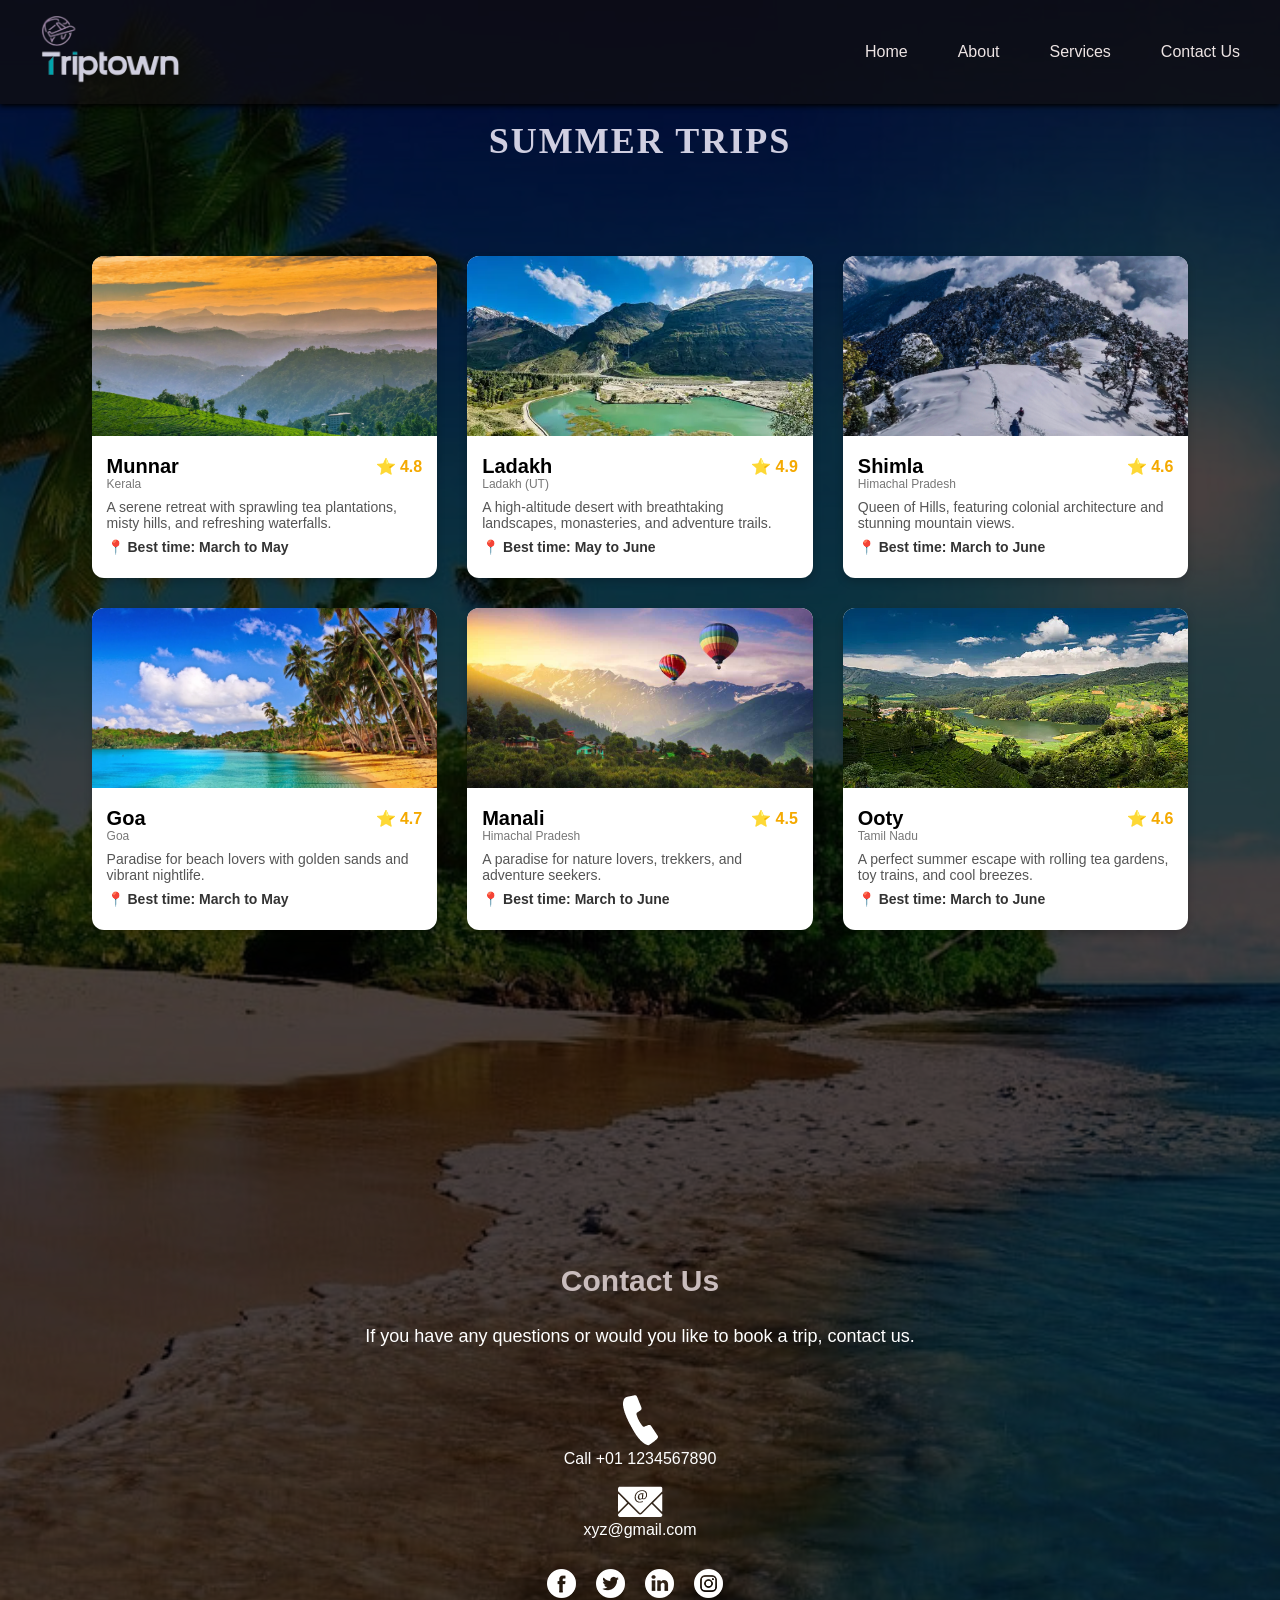
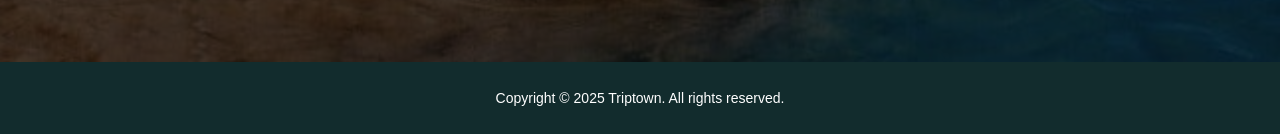
<file: themes/summer.html>
<!DOCTYPE html>
<html lang="en">
<head>
    <meta charset="UTF-8">
    <meta name="viewport" content="width=device-width, initial-scale=1.0">
    <title>Travel Destinations</title>
    <link rel="stylesheet" href="item.css">
</head>
<body style="background-image: url('images/summer.jpg');">
    <header>
        <div class="header-container">
            <a href="index.html"><img src="images/logo2.png" alt="Triptown" class="logo"></a>
            <nav class="nav-menu">
                <ul id="menu-list">
                    <li><a href="../index.html">Home</a></li>
                    <li><a href="../index.html#aboutus">About</a></li>
                    <li><a href="../index.html#categories">Services</a></li>
                    <li><a href="#contact">Contact Us</a></li>
                </ul>
            </nav>
            <div class="menu-icon" onclick="toggleMenu()">☰</div>
        </div>
    </header>
    
    
    <div class="title">Summer Trips</div>

    <div class="container">
        <div class="card">
            <a href="https://youtu.be/vUDx64AgSNU?si=GN3QXjpuUn2pTX8e" target="_blank">
                <img src="images\munnar.webp" alt="Munnar">
            </a>
            <div class="content">
                <h2>Munnar <span class="rating">⭐ 4.8</span></h2>
                <span class="state">Kerala</span>
                <p>A serene retreat with sprawling tea plantations, misty hills, and refreshing waterfalls.</p>
                <p class="best-time">📍 Best time: March to May</p>
            </div>
        </div>

        <div class="card">
            <a href="https://youtu.be/hFh0l7rn-LU?si=GIxr5S_VpzQ2zN-D" target="_blank">
                <img src="images\ladhak.webp" alt="Ladakh">
            </a>
            <div class="content">
                <h2>Ladakh <span class="rating">⭐ 4.9</span></h2>
                <span class="state">Ladakh (UT)</span>
                <p>A high-altitude desert with breathtaking landscapes, monasteries, and adventure trails.</p>
                <p class="best-time">📍 Best time: May to June</p>
            </div>
        </div>

        <div class="card">
            <a href="https://youtu.be/NX92Bre60MI?si=M8B5XdjzjmaNaGP6" target="_blank">
                <img src="images\shimla.jpg" alt="Shimla">
            </a>
            <div class="content">
                <h2>Shimla <span class="rating">⭐ 4.6</span></h2>
                <span class="state">Himachal Pradesh</span>
                <p>Queen of Hills, featuring colonial architecture and stunning mountain views.</p>
                <p class="best-time">📍 Best time: March to June</p>
            </div>
        </div>

        <div class="card">
            <a href="https://youtu.be/x3sIRL-weh4?si=rru_u8lIQ-t8PxSN" target="_blank">
                <img src="images/goa.webp" alt="Goa">
            </a>
            <div class="content">
                <h2>Goa <span class="rating">⭐ 4.7</span></h2>
                <span class="state">Goa</span>
                <p>Paradise for beach lovers with golden sands and vibrant nightlife.</p>
                <p class="best-time">📍 Best time: March to May</p>
            </div>
        </div>

        <div class="card">
            <a href="https://youtu.be/nkwLjnragtw?si=H64JY2wtDhjTGYHN" target="_blank">
                <img src="images/manalii.jpg" alt="Manali">
            </a>
            <div class="content">
                <h2>Manali <span class="rating">⭐ 4.5</span></h2>
                <span class="state">Himachal Pradesh</span>
                <p>A paradise for nature lovers, trekkers, and adventure seekers.</p>
                <p class="best-time">📍 Best time: March to June</p>
            </div>
        </div>

        <div class="card">
            <a href="https://youtu.be/-jwnly4NOq0?si=fmU-iANQxyYAPVyI" target="_blank">
                <img src="images\ooty.webp" alt="Ooty">
            </a>
            <div class="content">
                <h2>Ooty <span class="rating">⭐ 4.6</span></h2>
                <span class="state">Tamil Nadu</span>
                <p>A perfect summer escape with rolling tea gardens, toy trains, and cool breezes.</p>
                <p class="best-time">📍 Best time: March to June</p>
            </div>
        </div>
    </div>
    <section id="contact">
        <h1>Contact Us</h1>
        <p>If you have any questions or would you like to book a trip, contact us.</p>
        <div class="location_main">
            <div class="call_text"><img src="images/call-icon.png" alt="Call Icon"></div>
            <div class="call_text"><a href="#">Call +01 1234567890</a></div>
            <br>
            <div class="call_text"><img src="images/mail-icon.png" alt="Mail Icon"></div>
            <div class="call_text"><a href="mailto:xyz@gmail.com">xyz@gmail.com</a></div>
        </div>
    
        <div class="social_icon">
            <ul>
                <li><a href="https://www.facebook.com/" target="_blank"><img src="images/fb-icon.png"></a></li>
               <li><a href="https://x.com/" target="_blank"><img src="images/twitter-icon.png"></a></li>
               <li><a href="https://www.linkedin.com/" target="_blank"><img src="images/linkedin-icon.png"></a></li>
               <li><a href="https://www.instagram.com/" target="_blank"><img src="images/instagram-icon.png"></a></li>
            </ul>
        </div>
    </section>
    <div class="copyright_section">
        <p>Copyright © 2025 Triptown. All rights reserved.</p>
    </div>
    
    <script>
        function toggleMenu() {
            document.getElementById("menu-list").classList.toggle("show");
        }
    </script>
    
</body>
</html>
</file>
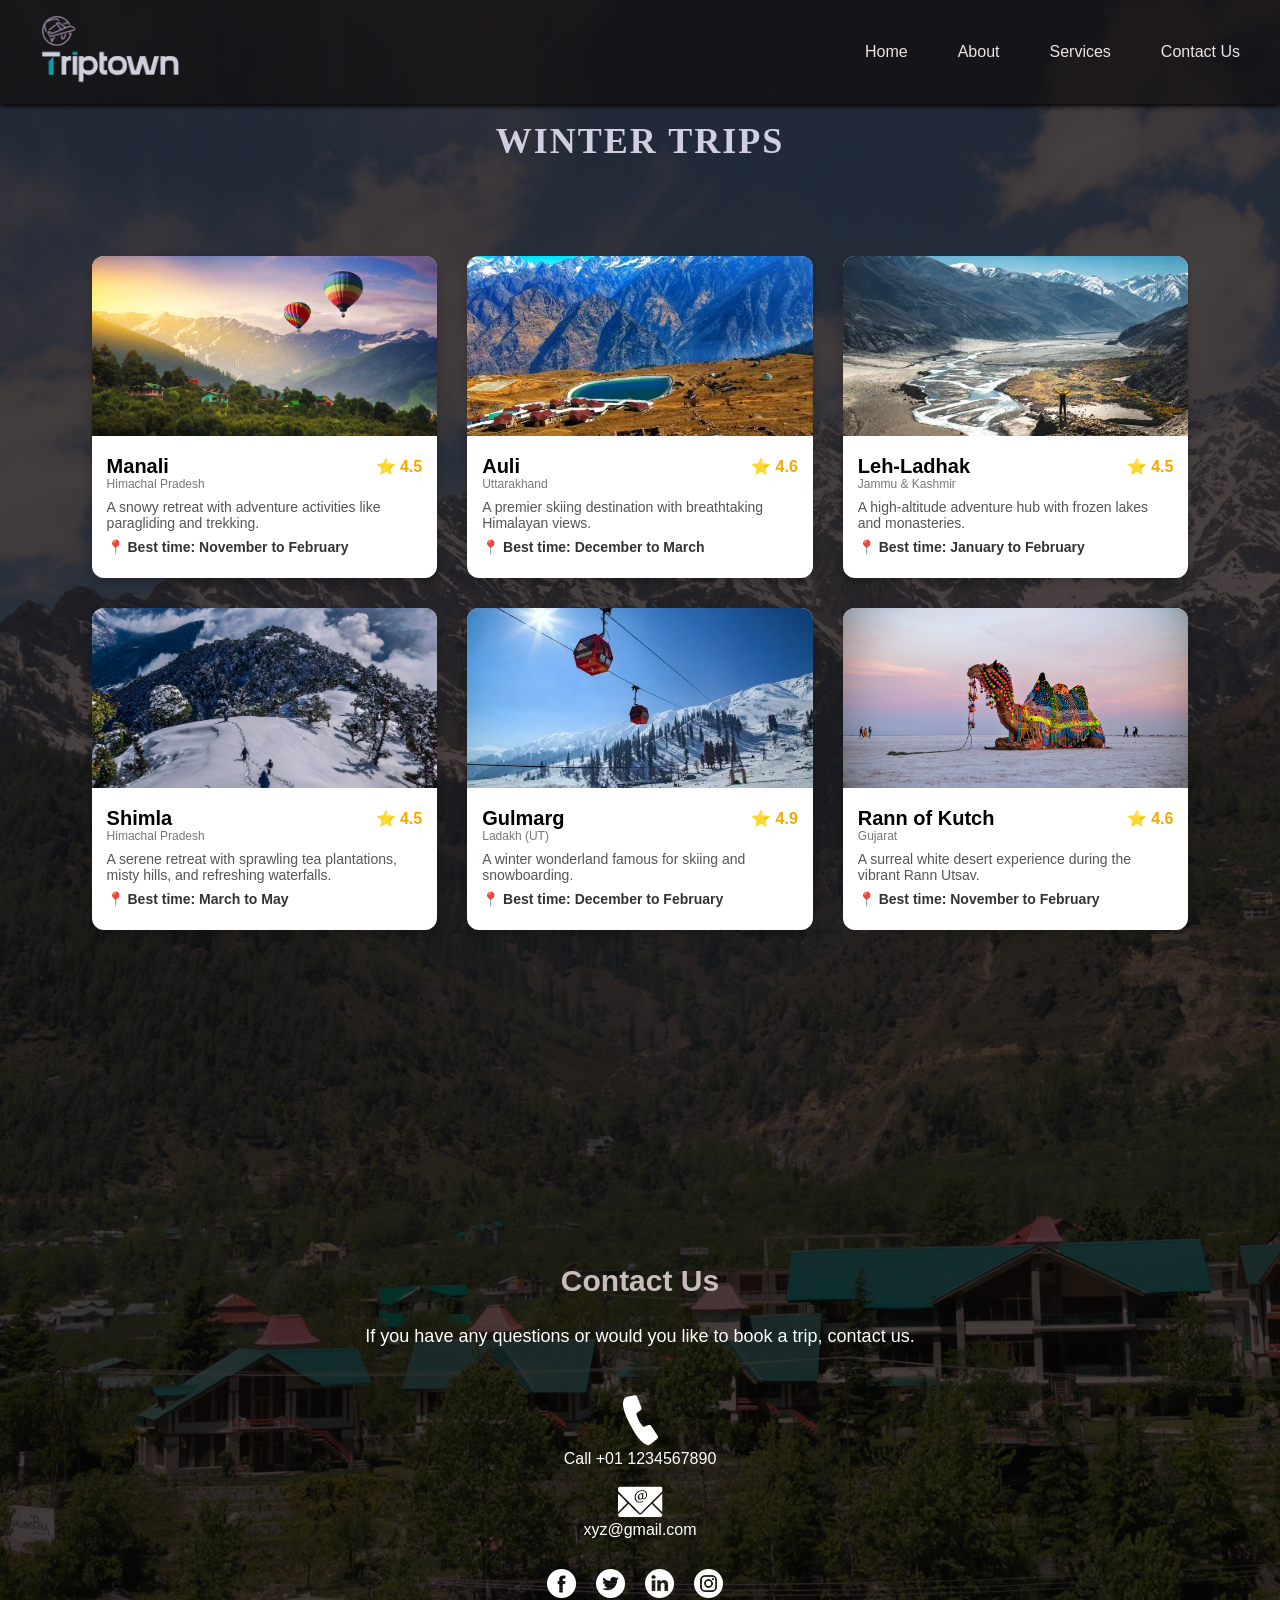
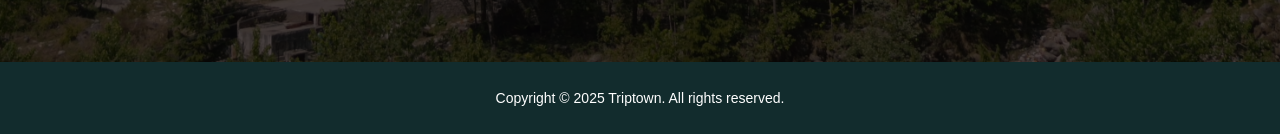
<file: themes/winter.html>
<!DOCTYPE html>
<html lang="en">
<head>
    <meta charset="UTF-8">
    <meta name="viewport" content="width=device-width, initial-scale=1.0">
    <title>Travel Destinations</title>
    <link rel="stylesheet" href="item.css">
</head>
<body style="background-image: url('images/winter.jpg');">
    <header>
        <div class="header-container">
            <a href="#"><img src="images/logo2.png" alt="Triptown" class="logo"></a>
            <nav class="nav-menu">
                <ul id="menu-list">
                    <li><a href="../index.html">Home</a></li>
                    <li><a href="../index.html#aboutus">About</a></li>
                    <li><a href="../index.html#categories">Services</a></li>
                    <li><a href="#contact">Contact Us</a></li>
                </ul>
            </nav>
            <div class="menu-icon" onclick="toggleMenu()">☰</div>
        </div>
    </header>
    
    <div class="title">Winter Trips</div>

    <div class="container">
        <div class="card">
            <a href="https://youtu.be/nkwLjnragtw?si=H64JY2wtDhjTGYHN" target="_blank">
                <img src="images/manalii.jpg" alt="manali">
            </a>
            <div class="content">
                <h2>Manali <span class="rating">⭐ 4.5</span></h2>
                <span class="state">Himachal Pradesh</span>
                <p>A snowy retreat with adventure activities like paragliding and trekking.</p>
                <p class="best-time">📍 Best time: November to February</p>
            </div>
        </div>

        <div class="card">
            <a href="https://youtu.be/uBs5j3FGmkk?si=W5sbsfrl4-UaZAgL" target="_blank">
                <img src="images\auli.webp" alt="auli">
            </a>
            <div class="content">
                <h2>Auli <span class="rating">⭐ 4.6</span></h2>
                <span class="state">Uttarakhand</span>
                <p>A premier skiing destination with breathtaking Himalayan views.</p>
                <p class="best-time">📍 Best time: December to March</p>
            </div>
        </div>

        <div class="card">
            <a href="https://youtu.be/hFh0l7rn-LU?si=Hnbh40GdN1UPi87f" target="_blank">
                <img src="images\lehladhak.webp" alt="lehladhak">
            </a>
            <div class="content">
                <h2>Leh-Ladhak <span class="rating">⭐ 4.5</span></h2>
                <span class="state">Jammu & Kashmir</span>
                <p>A high-altitude adventure hub with frozen lakes and monasteries.</p>
                <p class="best-time">📍 Best time: January to February</p>
            </div>
        </div>

        <div class="card">
            <a href="https://youtu.be/NX92Bre60MI?si=M8B5XdjzjmaNaGP6" target="_blank">
                <img src="images\shimla.jpg" alt="shimla">
            </a>
            <div class="content">
                <h2>Shimla <span class="rating">⭐ 4.5</span></h2>
                <span class="state">Himachal Pradesh</span>
                <p>A serene retreat with sprawling tea plantations, misty hills, and refreshing waterfalls.</p>
                <p class="best-time">📍 Best time: March to May</p>
            </div>
        </div>

        <div class="card">
            <a href="https://youtu.be/UmhbcBClFm8?si=R6THaWzBT7Qo7Bat" target="_blank">
                <img src="images\gulmarg.webp" alt="Gulmarg">
            </a>
            <div class="content">
                <h2>Gulmarg <span class="rating">⭐ 4.9</span></h2>
                <span class="state">Ladakh (UT)</span>
                <p>A winter wonderland famous for skiing and snowboarding.</p>
                <p class="best-time">📍 Best time: December to February</p>
            </div>
        </div>

        <div class="card">
            <a href="https://youtu.be/T-kulebBnxg?si=vZ1agZdNtTKzoA31" target="_blank">
                <img src="images\RANNutsav.jpg" alt="Rann of Kutch">
            </a>
            <div class="content">
                <h2>Rann of Kutch <span class="rating">⭐ 4.6</span></h2>
                <span class="state">Gujarat</span>
                <p>A surreal white desert experience during the vibrant Rann Utsav.</p>
                <p class="best-time">📍 Best time: November to February</p>
            </div>
        </div>
    </div>

    <section id="contact">
        <h1>Contact Us</h1>
        <p>If you have any questions or would you like to book a trip, contact us.</p>
        <div class="location_main">
            <div class="call_text"><img src="images/call-icon.png" alt="Call Icon"></div>
            <div class="call_text"><a href="#">Call +01 1234567890</a></div>
            <br>
            <div class="call_text"><img src="images/mail-icon.png" alt="Mail Icon"></div>
            <div class="call_text"><a href="mailto:xyz@gmail.com">xyz@gmail.com</a></div>
        </div>
    
        <div class="social_icon">
            <ul>
                <li><a href="https://www.facebook.com/" target="_blank"><img src="images/fb-icon.png"></a></li>
               <li><a href="https://x.com/" target="_blank"><img src="images/twitter-icon.png"></a></li>
               <li><a href="https://www.linkedin.com/" target="_blank"><img src="images/linkedin-icon.png"></a></li>
               <li><a href="https://www.instagram.com/" target="_blank"><img src="images/instagram-icon.png"></a></li>
            </ul>
        </div>
    </section>

    <div class="copyright_section">
        <p>Copyright © 2025 Triptown. All rights reserved.</p>
    </div>
    <script>
        function toggleMenu() {
            document.getElementById("menu-list").classList.toggle("show");
        }
    </script>
</body>
</html>
</file>
<file: themes/item.css>
* {
    margin: 0;
    padding: 0;
    box-sizing: border-box;
    font-family: Arial, sans-serif;
}
header {
    background-color: #110e0eb8;
    padding: 15px 20px;
    box-shadow: 0 2px 5px rgb(0, 0, 0);
    width: 100%;
    position: fixed;
}

.header-container {
    display: flex;
    justify-content: space-between;
    align-items: center;
    max-width: 1200px;
    margin: 0 auto;
}

.logo {
    height: 70px; /* Adjust size as needed */
}

.nav-menu ul {
    list-style: none;
    margin: 0;
    padding: 0;
    display: flex;
    gap: 50px;
}

.nav-menu ul li {
    display: inline;
}

.nav-menu ul li a {
    text-decoration: none;
    color: #ede4e4;
    font-size: 16px;
    font-weight: 500;
    transition: color 0.3s ease;
}

.nav-menu ul li a:hover {
    color: #007BFF;
}

body {
    /* background-color: #f4f4f4;
     */
    
    background-size: cover;
    background-position: center;
    background-repeat: no-repeat;
    background-color: rgb(36, 32, 32); /* White overlay */
    background-blend-mode: overlay;
     display: flex;
    flex-direction: column;
    align-items: center;
}

.title {
    margin-top: 80px;
    font-size: 36px;
    font-weight: bold;
    text-transform: uppercase;
    letter-spacing: 2px;
    color: #d0cfe1;
    margin-bottom: 20px;
    font-family: 'Poppins', sans-serif;
    text-align: center;
    padding: 10px;
    padding-top: 40px;
    font-family: Georgia, 'Times New Roman', Times, serif;
}

.container {
    display: flex;
    gap: 30px;
    flex-wrap: wrap;
    justify-content: center;
    max-width: 100%;
    padding: 5%;
}

.card {
    background: #fff;
    border-radius: 12px;
    overflow: hidden;
    box-shadow: 0 4px 8px rgba(0, 0, 0, 0.2);
    flex: 1 1 calc(33.33% - 20px); /* Three cards per row */
    max-width: 30%;
    transition: transform 0.3s ease-in-out;
}

.menu-icon {
    display: none; /* Hidden by default */
    font-size: 24px;
    color: white;
    cursor: pointer;
    padding: 10px;
}

.card:hover {
    transform: translateY(-5px);
}

.card img {
    width: 100%;
    height: 180px;
    object-fit: cover;
}

.content {
    padding: 15px;
}

h2 {
    font-size: 20px;
    display: flex;
    justify-content: space-between;
    align-items: center;
}

.state {
    font-size: 12px;
    color: #777;
    font-weight: normal;
    display: block;
    margin-top: -1px;
}

.rating {
    font-size: 16px;
    color: #f4a900;
}

p {
    font-size: 14px;
    color: #555;
    margin: 8px 0;
}

.best-time {
    font-weight: bold;
    color: #333;
}
#contact{
    padding: 80px;
    text-align: center;
        width: 100%;
        float: left;
        /* background-image: url("/images/footer-bg.png"); */
        height: auto;
        padding-top: 250px;
        background-size: 100% 100%;
        padding-bottom: 30px;
        background-repeat: no-repeat;
    margin: 0px;
        
}
#contact h1{
    font-size: 30px;
    padding: 20px;
    color: #c9bcbc;
}
.call_text a {
    color: #ffffff;
    text-decoration: none;
}
#contact p{
    font-size: 18px;
    color: #ffffff;
}

.call_text a:hover {
    color: #e27141;
}

.social_icon {
    width: 100%;
    margin: 0 auto;
    text-align: center;
}

.social_icon ul {
    margin: 0;
    padding: 0;
    display: flex;
    justify-content: center;
    list-style: none;
}

.social_icon li {
    padding: 30px 5px;
    margin-right: 10px;
}


#contact ul{
    list-style-type: none;
    display: flex;
    justify-content: center;
}


.copyright_section {
    width: 100%;
    float: left;
    background-color: #122c2d;
    height: auto;
    padding: 20px;
    
}
.copyright_section p{
    color: white;
    text-align: center;
}
.location_main {
    width: 100%;
    margin: 0 auto;
    text-align: center;
    padding-top: 40px;
}

/* Two cards per row for medium screens */
@media screen and (max-width: 1024px) {
    .card {
        flex: 1 1 calc(50% - 20px);
    }
}

/* Single card per row for smaller screens */
@media screen and (max-width: 768px) {
    .card {
        flex: 1 1 100%;
    }
}

/* Ensuring single card per row for screens below 580px */
@media screen and (max-width: 580px) {
    .card {
        flex: 1 1 100%;
        max-width: 100%; /* Ensures it takes full width */
    }
}
@media screen and (max-width: 580px) {
    .nav-menu ul {
        display: none; /* Hide menu items */
        flex-direction: column;
        position: absolute;
        top: 60px;
        right: 0;
        background: rgba(17, 14, 14, 0.9);
        width: 100%;
        text-align: center;
        padding: 10px 0;
    }

    .nav-menu ul.show {
        display: flex; /* Show menu when clicked */
    }

    .nav-menu ul li {
        padding: 10px;
    }

    .menu-icon {
        display: block; /* Show menu button */
    }
}
</file>
